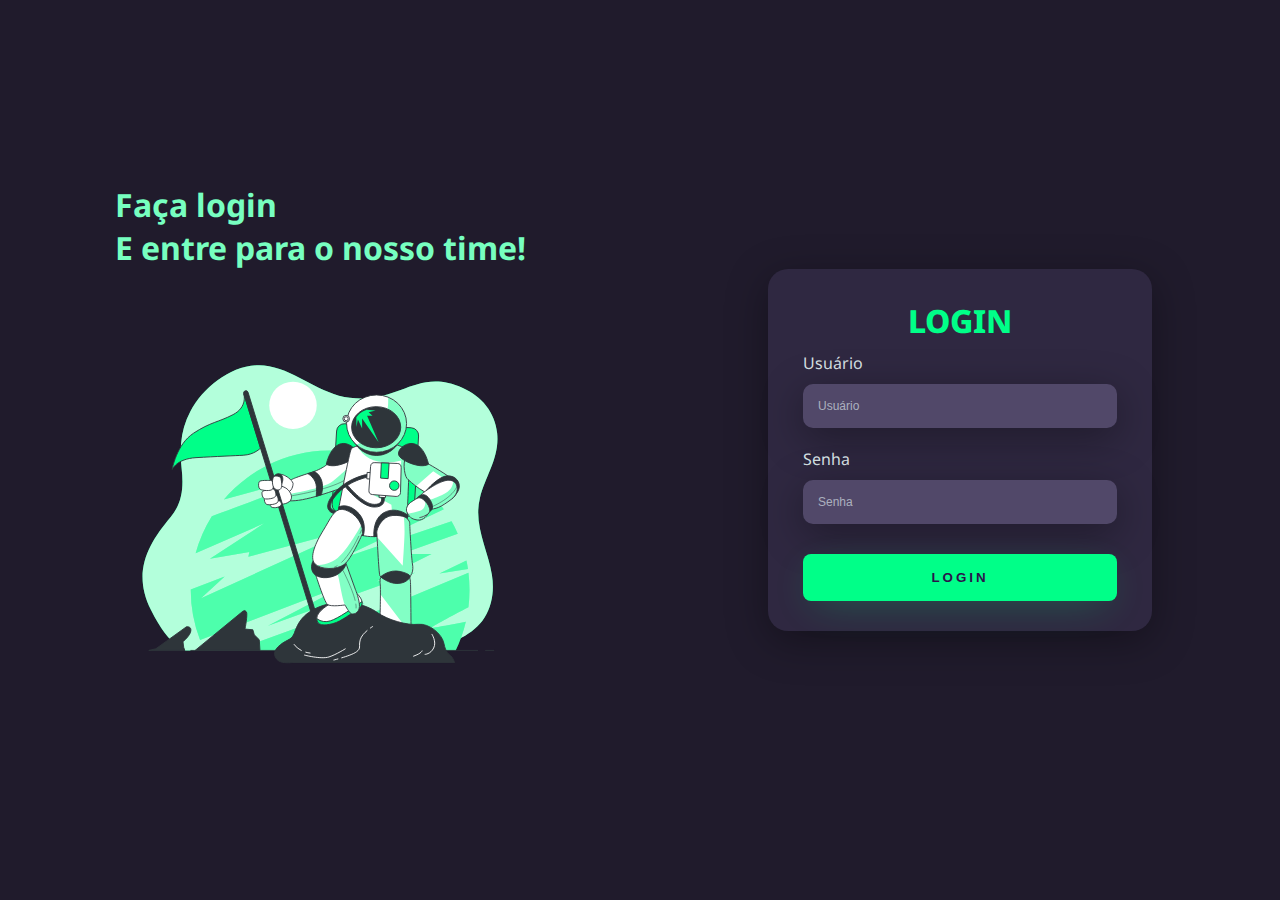
<file: index.html>
<!DOCTYPE html>
<html lang="en">
<head>
    <meta charset="UTF-8">
    <meta name="viewport" content="width=device-width, initial-scale=1.0">
    <link rel="stylesheet" href="./style.css">
    <title>Login</title>
</head>
<body>
    <div class="main-login">
        <div class="left-login">
            <h1>Faça login<br>E entre para o nosso time!</h1>
            <img src="astrounauta.svg" class="left-login-image" alt="astronauta">
        </div>

        <div class="right-login">
            <div class="card-login">
                <h1>LOGIN</h1>
                <div class="textfield">
                    <label for="usuario">Usuário</label>
                    <input type="text" name="usuario" placeholder="Usuário">
                </div>
                <div class="textfield">
                    <label for="senha">Senha</label>
                    <input type="password" name="senha" placeholder="Senha">
                </div>
                <button class="btn-login">Login</button>
            </div>
        </div>
    </div>
    
</body>
</html>
</file>
<file: style.css>
@import url('https://fonts.googleapis.com/css2?family=Noto+Sans:wght@400;700&display=swap');

body {
    margin: 0;
    font-family: 'Noto Sans', sans-serif;
}

body * {
    box-sizing: border-box;
}

.main-login {
    width: 100vw;
    height: 100vh;
    background: #201b2c;
    display: flex;
    justify-content: center;
    align-items: center;
}

.left-login{
    width: 50vw;
    height: 100vh;
    display: flex;
    justify-content: center;
    align-items: center;
    flex-direction: column;
}

.left-login > h1{
    color: #77ffc0;
}

.left-login-image{
    width: 35vw;
}

.right-login{
    width: 50vw;
    height: 100vh;
    display: flex;
    justify-content: center;
    align-items: center;
}

.card-login{
    width: 60%;
    display: flex;
    justify-content: center;
    align-items: center;
    flex-direction: column;
    padding: 30px 35px;
    background: #2f2841;
    border-radius: 20px;
    box-shadow: 0px 10px 40px #00000056;
}

.card-login > h1 {
    color: #00ff88;
    font-weight: 800;
    margin: 0;
}

.textfield {
    width: 100%;
    display: flex;
    flex-direction: column;
    align-items: flex-start;
    justify-content: center;
    margin: 10px 0px;
}

.textfield > input{
    width: 100%;
    border: none;
    border-radius: 10px;
    padding:  15px;
    background: #514869;
    color: #f0ffffde;
    font-size: 12px;
    box-shadow: 0px 10px 40px #00000056;
    outline: none;
    box-sizing: border-box;
}

.textfield > label {
    color: #f0ffffde;
    margin-bottom: 10px;
}

.textfield > input::placeholder {
    color: #f0ffff94;
}

.btn-login{
    width: 100%;
    padding: 16px 0px;
    margin-top: 20px;
    border: none;
    border-radius: 8px;
    outline: none;
    text-transform: uppercase;
    font-weight: 800;
    letter-spacing: 3px;
    color: #2b134b;
    background: #00ff88;
    cursor: pointer;
    box-shadow: 0px 10px 40px -12px #00ff8052;
}

@media only screen and (max-width: 950px){
    .card-login{
        width: 85%;
    }
}

@media only screen and (max-width: 600px){
    .main-login{
        flex-direction: column;
    }

    .left-login > h1 {
        display: none;
    }

    .left-login {
        width: 100%;
        height: auto;
    }

    .left-login {
        width: 50vw;
    }

    .right-login {
        width: 100%;
        height: auto;
    }
}
</file>
